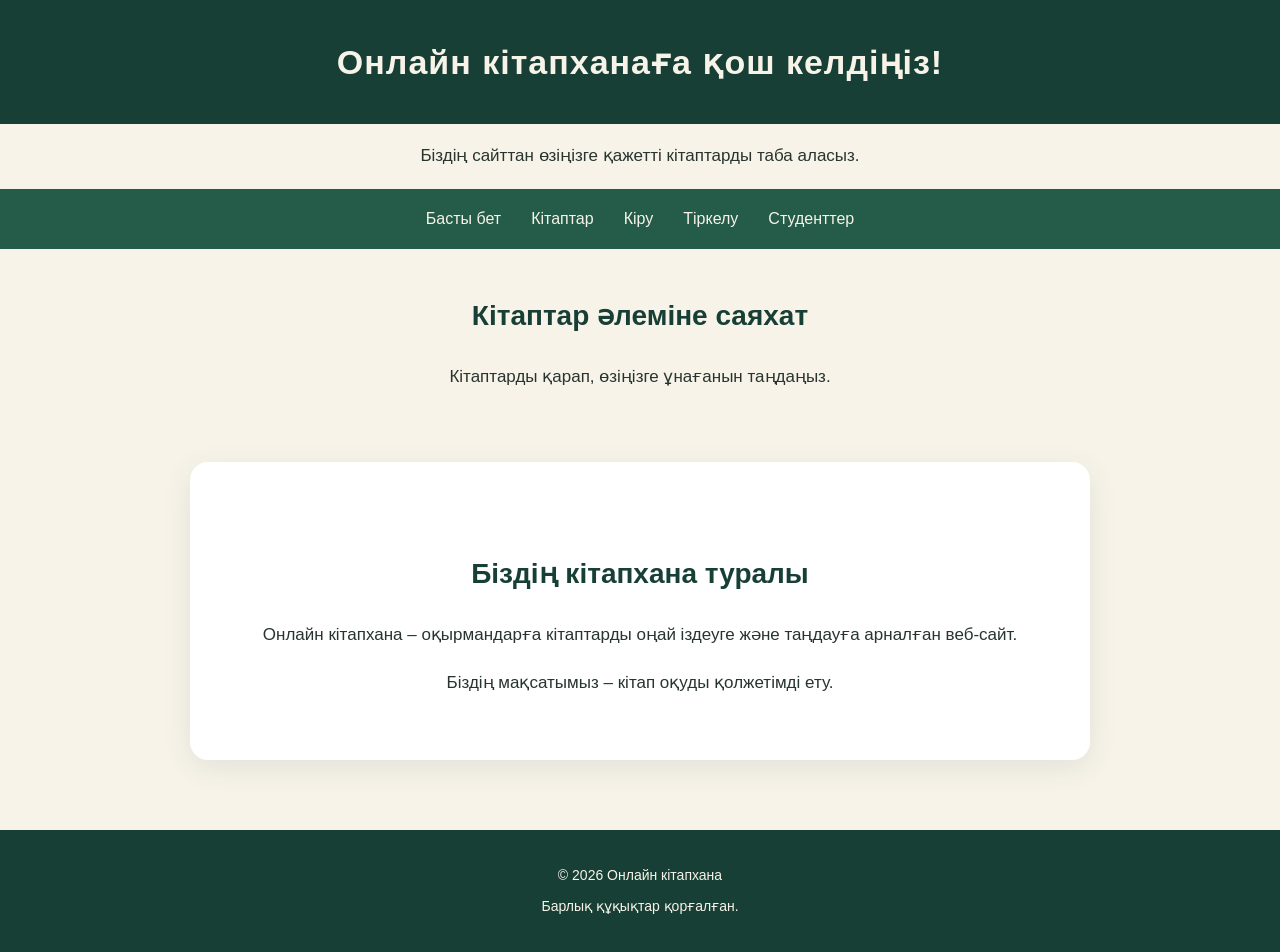
<file: index.html>
<!doctype html>
<html lang="kk">
	<head>
		<meta charset="UTF-8" />
		<meta name="viewport" content="width=device-width, initial-scale=1.0" />
		<title>Онлайн кітапхана</title>
		<link rel="stylesheet" href="css/style.css" />
	</head>
	<body>
		<h1>Онлайн кітапханаға қош келдіңіз!</h1>
		<p>Біздің сайттан өзіңізге қажетті кітаптарды таба аласыз.</p>

		<nav>
			<a href="index.html">Басты бет</a>
			<a href="books.html">Кітаптар</a>
			<a href="login.html">Кіру</a>
			<a href="register.html">Тіркелу</a>
			<a href="id_student.html">Студенттер</a>
		</nav>

		<h2>Кітаптар әлеміне саяхат</h2>
		<p>Кітаптарды қарап, өзіңізге ұнағанын таңдаңыз.</p>
		<section class="about">
			<h2>Біздің кітапхана туралы</h2>
			<p>
				Онлайн кітапхана – оқырмандарға кітаптарды оңай іздеуге және таңдауға
				арналған веб-сайт.
			</p>
			<p>Біздің мақсатымыз – кітап оқуды қолжетімді ету.</p>
		</section>

		<footer>
			<p>© 2026 Онлайн кітапхана</p>
			<p>Барлық құқықтар қорғалған.</p>
		</footer>
	</body>
</html>
</file>
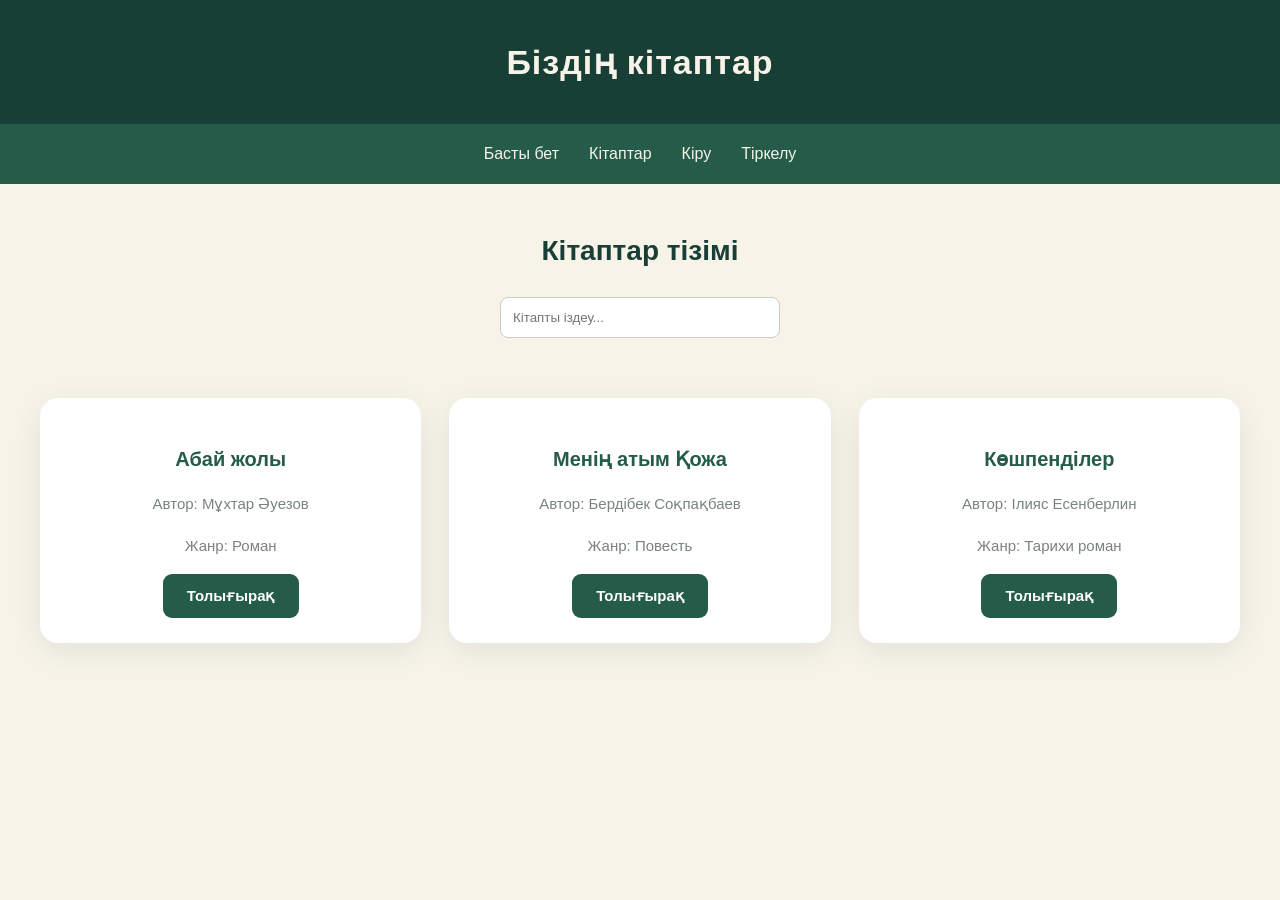
<file: books.html>
<!doctype html>
<html lang="kk">
	<head>
		<meta charset="UTF-8" />
		<meta name="viewport" content="width=device-width, initial-scale=1.0" />
		<title>Кітаптар | Онлайн кітапхана</title>
		<link rel="stylesheet" href="css/style.css" />
	</head>
	<script src="js/script.js"></script>
	<body>
		<h1>Біздің кітаптар</h1>

		<nav>
			<a href="index.html">Басты бет</a>
			<a href="books.html">Кітаптар</a>
			<a href="login.html">Кіру</a>
			<a href="register.html">Тіркелу</a>
		</nav>

		<h2>Кітаптар тізімі</h2>

		<input
			type="text"
			id="searchInput"
			placeholder="Кітапты іздеу..."
			style="
				padding: 12px;
				width: 280px;
				max-width: 85%;
				border-radius: 8px;
				border: 1px solid #ccc;
			"
		/>

		<div class="books">
			<div class="book">
				<h3>Абай жолы</h3>
				<p>Автор: Мұхтар Әуезов</p>
				<p>Жанр: Роман</p>
				<button type="button">Толығырақ</button>
			</div>

			<div class="book">
				<h3>Менің атым Қожа</h3>
				<p>Автор: Бердібек Соқпақбаев</p>
				<p>Жанр: Повесть</p>
				<button type="button">Толығырақ</button>
			</div>

			<div class="book">
				<h3>Көшпенділер</h3>
				<p>Автор: Ілияс Есенберлин</p>
				<p>Жанр: Тарихи роман</p>
				<button type="button">Толығырақ</button>
			</div>
		</div>
	</body>
</html>
</file>
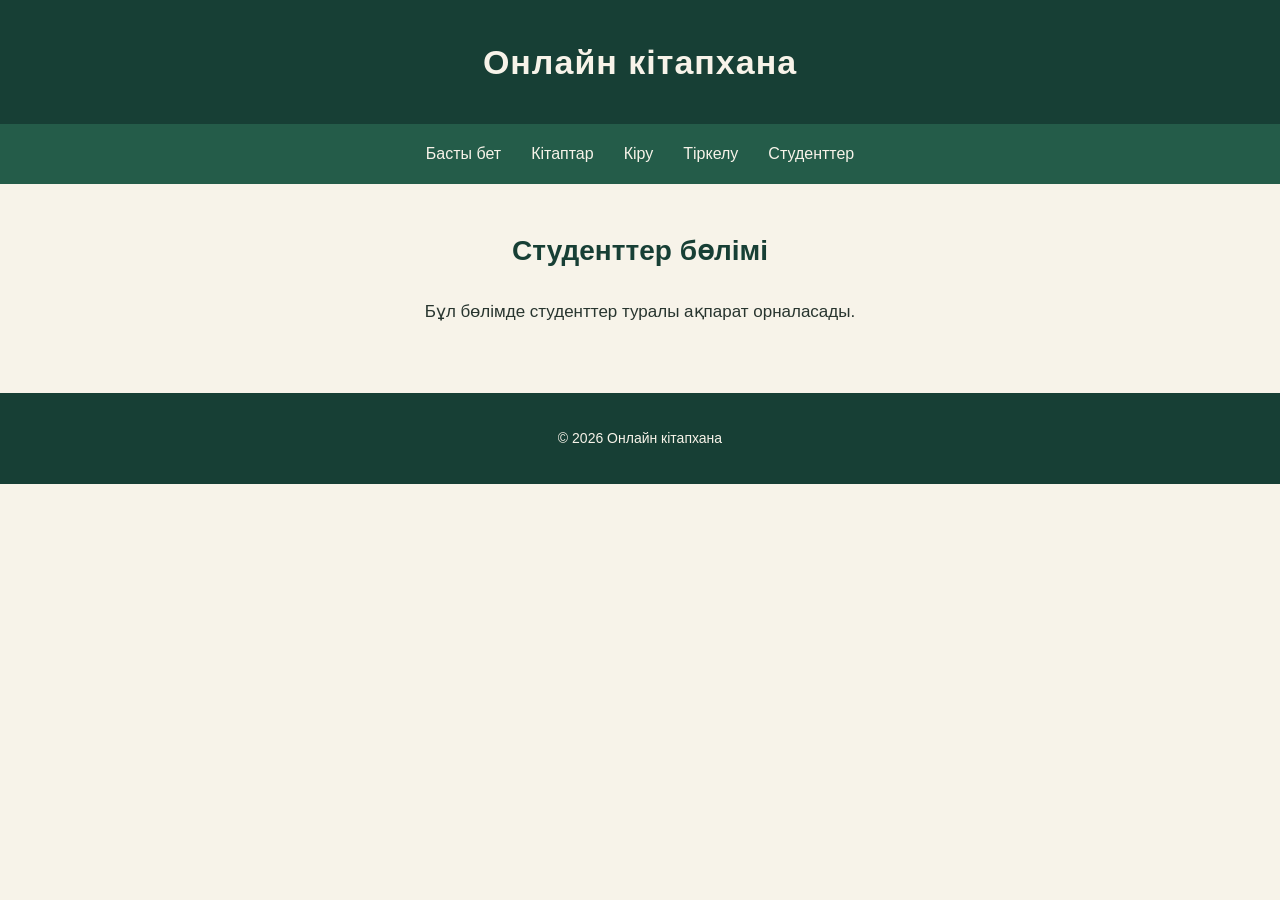
<file: id_student.html>
<!doctype html>
<html lang="kk">
	<head>
		<meta charset="UTF-8" />
		<meta name="viewport" content="width=device-width, initial-scale=1.0" />
		<title>Студенттер бөлімі</title>
		<link rel="stylesheet" href="css/style.css" />
	</head>
	<body>
		<header>
			<h1>Онлайн кітапхана</h1>

			<nav>
				<a href="index.html">Басты бет</a>
				<a href="books.html">Кітаптар</a>
				<a href="login.html">Кіру</a>
				<a href="register.html">Тіркелу</a>
				<a href="id_student.html">Студенттер</a>
			</nav>
		</header>

		<main>
			<section>
				<h2>Студенттер бөлімі</h2>
				<p>Бұл бөлімде студенттер туралы ақпарат орналасады.</p>
			</section>
		</main>

		<footer>
			<p>© 2026 Онлайн кітапхана</p>
		</footer>
	</body>
</html>
</file>
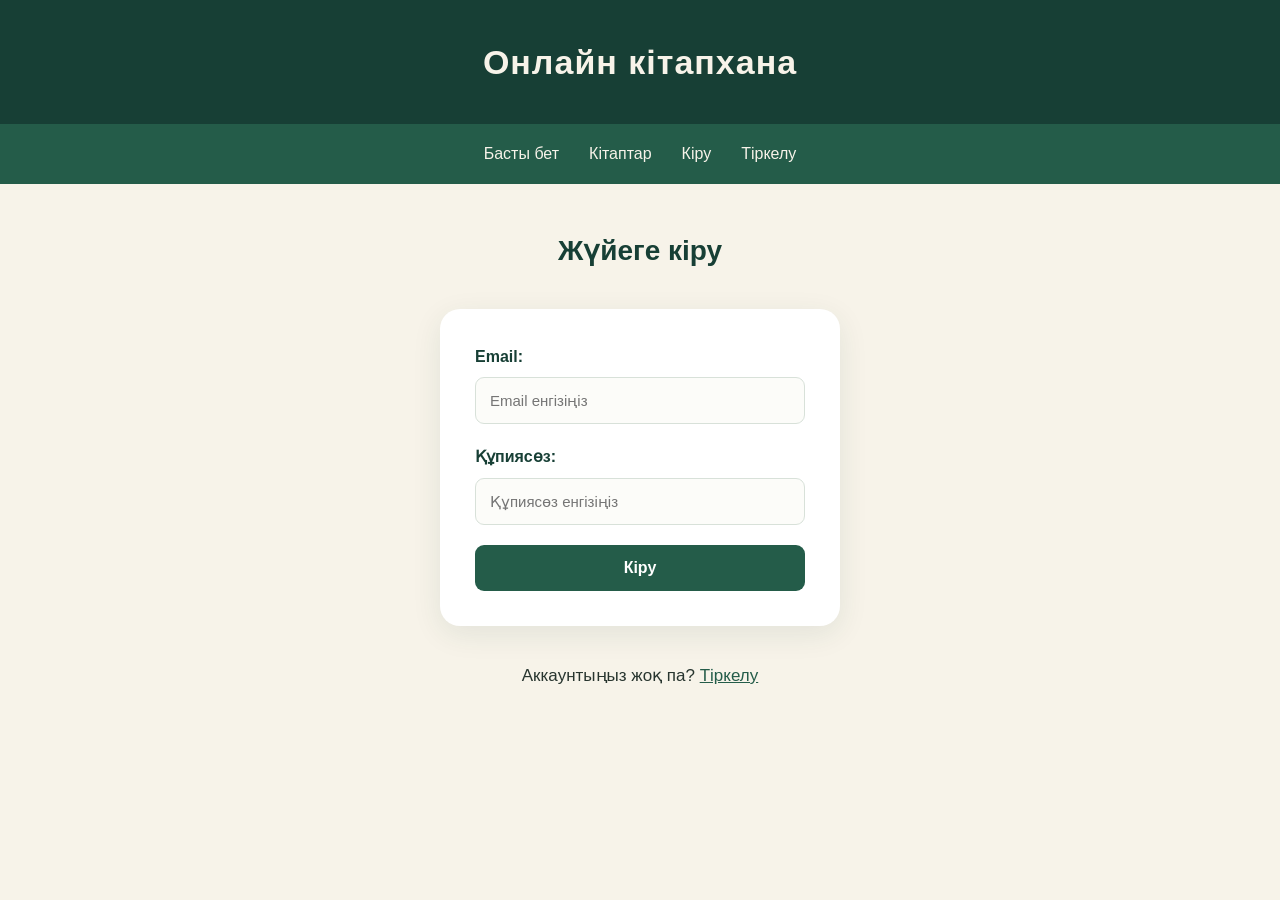
<file: login.html>
<!doctype html>
<html lang="kk">
	<head>
		<meta charset="UTF-8" />
		<meta name="viewport" content="width=device-width, initial-scale=1.0" />
		<title>Кіру | Онлайн кітапхана</title>
		<link rel="stylesheet" href="css/style.css" />
	</head>
	<body>
		<h1>Онлайн кітапхана</h1>

		<nav>
			<a href="index.html">Басты бет</a>
			<a href="books.html">Кітаптар</a>
			<a href="login.html">Кіру</a>
			<a href="register.html">Тіркелу</a>
		</nav>

		<h2>Жүйеге кіру</h2>

		<form class="auth-form" id="loginForm">
			<label for="email">Email:</label>
			<input
				type="email"
				id="email"
				name="email"
				placeholder="Email енгізіңіз"
				required
			/>

			<label for="password">Құпиясөз:</label>
			<input
				type="password"
				id="password"
				name="password"
				placeholder="Құпиясөз енгізіңіз"
				required
			/>

			<button type="submit">Кіру</button>
		</form>

		<p>
			Аккаунтыңыз жоқ па?
			<a href="register.html">Тіркелу</a>
		</p>

		<script>
			document
				.getElementById('loginForm')
				.addEventListener('submit', function (event) {
					event.preventDefault()
					alert('Бұл әзірге демо-нұсқа. Кіру жүйесі кейін қосылады.')
				})
		</script>
	</body>
</html>
</file>
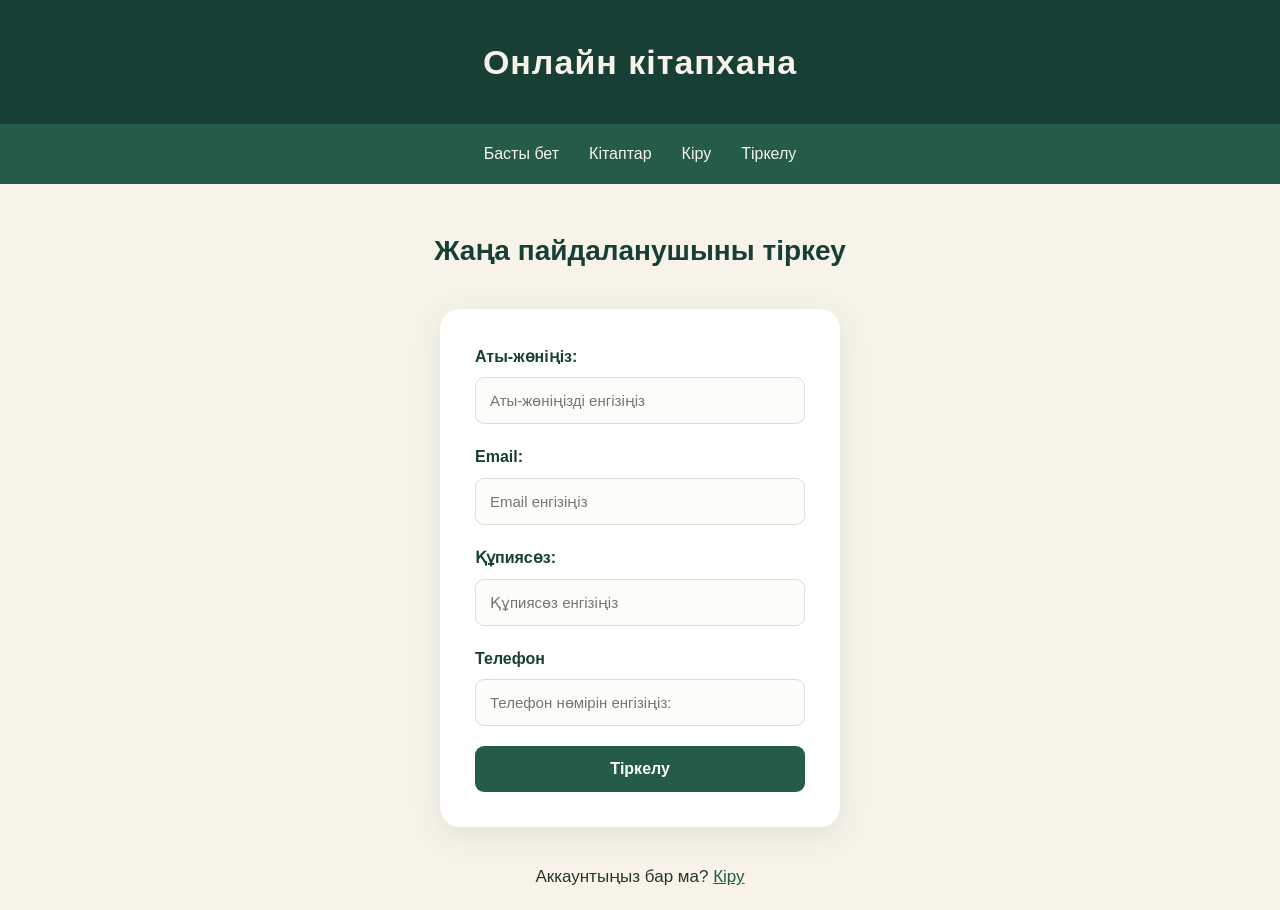
<file: register.html>
<!doctype html>
<html lang="kk">
	<head>
		<meta charset="UTF-8" />
		<meta name="viewport" content="width=device-width, initial-scale=1.0" />
		<title>Тіркелу | Онлайн кітапхана</title>
		<link rel="stylesheet" href="css/style.css" />
	</head>
	<body>
		<h1>Онлайн кітапхана</h1>

		<nav>
			<a href="index.html">Басты бет</a>
			<a href="books.html">Кітаптар</a>
			<a href="login.html">Кіру</a>
			<a href="register.html">Тіркелу</a>
		</nav>

		<h2>Жаңа пайдаланушыны тіркеу</h2>

		<form class="auth-form" id="registerForm">
			<label for="name">Аты-жөніңіз:</label>
			<input
				type="text"
				id="name"
				name="name"
				placeholder="Аты-жөніңізді енгізіңіз"
				required
			/>

			<label for="email">Email:</label>
			<input
				type="email"
				id="email"
				name="email"
				placeholder="Email енгізіңіз"
				required
			/>

			<label for="password">Құпиясөз:</label>
			<input
				type="password"
				id="password"
				name="password"
				placeholder="Құпиясөз енгізіңіз"
				minlength="8"
				required
			/>

			<label for="phone">Телефон</label>
			<input
				type="phone"
				id="phone"
				name="phone"
				placeholder="Телефон нөмірін енгізіңіз:"
				minlength="11"
				required
			/>

			<button type="submit">Тіркелу</button>
		</form>

		<p>
			Аккаунтыңыз бар ма?
			<a href="login.html">Кіру</a>
		</p>

		<script>
			document
				.getElementById('registerForm')
				.addEventListener('submit', function (event) {
					event.preventDefault()
					alert('Форма тексерілді! Бұл әзірге демо-нұсқа.')
				})
		</script>
	</body>
</html>
</file>
<file: css/style.css>
/* =================================
   ONLINE LIBRARY - GREEN EDITION
================================= */

:root {
	--green-dark: #173f35;
	--green: #245c49;
	--green-light: #e5eee7;
	--cream: #f7f3e9;
	--white: #ffffff;
	--gold: #c6a66b;
	--text: #28352f;
	--muted: #78847c;
	--shadow: 0 8px 30px rgba(23, 63, 53, 0.09);
}

* {
	box-sizing: border-box;
}

html {
	scroll-behavior: smooth;
}

body {
	margin: 0;
	font-family: 'Segoe UI', Arial, sans-serif;
	background: var(--cream);
	color: var(--text);
	text-align: center;
	line-height: 1.6;
}

/* HEADER */

header {
	background: var(--green-dark);
}

h1 {
	background: var(--green-dark);
	color: var(--cream);
	padding: 35px 20px;
	margin: 0;
	font-size: 34px;
	letter-spacing: 1px;
	font-weight: 600;
}

/* NAVIGATION */

nav {
	background: var(--green);
	padding: 17px 20px;
	display: flex;
	justify-content: center;
	align-items: center;
	flex-wrap: wrap;
	gap: 12px 30px;
}

nav a {
	color: var(--cream);
	text-decoration: none;
	font-size: 16px;
	font-weight: 500;
	margin: 0;
	transition: 0.3s;
}

nav a:hover {
	color: var(--gold);
}

/* HEADINGS */

h2 {
	color: var(--green-dark);
	margin-top: 45px;
	font-size: 28px;
}

h3 {
	color: var(--green);
}

p {
	font-size: 17px;
	line-height: 1.8;
}

/* ABOUT SECTION */

.about {
	max-width: 1000px;
	margin: 50px auto;
	padding: 35px;
	background: var(--white);
	border-radius: 18px;
	box-shadow: var(--shadow);
}

/* BOOK COLLECTION */

.books {
	display: grid;
	grid-template-columns: repeat(auto-fit, minmax(230px, 1fr));
	gap: 28px;
	max-width: 1250px;
	margin: 35px auto;
	padding: 25px;
}

.book {
	background: var(--white);
	padding: 25px;
	border-radius: 18px;
	box-shadow: var(--shadow);
	transition:
		transform 0.3s,
		box-shadow 0.3s;
	overflow: hidden;
}

.book:hover {
	transform: translateY(-7px);
	box-shadow: 0 14px 35px rgba(23, 63, 53, 0.15);
}

.book h3 {
	font-size: 20px;
	margin-bottom: 12px;
}

.book p {
	color: var(--muted);
	font-size: 15px;
}

/* BUTTONS */

button,
.book button {
	background: var(--green);
	color: var(--white);
	border: none;
	padding: 13px 24px;
	border-radius: 9px;
	font-size: 15px;
	font-weight: 600;
	cursor: pointer;
	transition: 0.3s;
}

button:hover,
.book button:hover {
	background: var(--green-dark);
	transform: translateY(-2px);
}

/* LOGIN AND REGISTER */

.auth-form {
	background: var(--white);
	width: 400px;
	max-width: 92%;
	margin: 35px auto;
	padding: 35px;
	border-radius: 20px;
	box-shadow: var(--shadow);
	text-align: left;
}

.auth-form label {
	display: block;
	margin-bottom: 8px;
	font-weight: 600;
	color: var(--green-dark);
}

.auth-form input {
	width: 100%;
	padding: 14px;
	margin-bottom: 20px;
	border: 1px solid #d8e1d9;
	border-radius: 9px;
	background: #fcfcf9;
	font-size: 15px;
	outline: none;
	transition: 0.3s;
}

.auth-form input:focus {
	border-color: var(--green);
	box-shadow: 0 0 0 3px rgba(36, 92, 73, 0.1);
}

.auth-form button {
	width: 100%;
	padding: 14px;
	font-size: 16px;
}

/* GENERAL INPUTS */

input,
select,
textarea {
	font-family: inherit;
}

/* TABLES */

table {
	width: 90%;
	max-width: 1100px;
	margin: 35px auto;
	border-collapse: collapse;
	background: var(--white);
	border-radius: 12px;
	overflow: hidden;
	box-shadow: var(--shadow);
}

th {
	background: var(--green-dark);
	color: var(--white);
	padding: 16px;
}

td {
	padding: 14px;
	border-bottom: 1px solid #e8eee8;
}

tr:hover td {
	background: var(--green-light);
}

/* LINKS */

a {
	transition: 0.3s;
}

body > p a {
	color: var(--green);
}

/* FOOTER */

footer {
	background: var(--green-dark);
	color: var(--cream);
	text-align: center;
	padding: 28px 20px;
	margin-top: 65px;
}

footer p {
	font-size: 14px;
	margin: 5px;
}

/* RESPONSIVE DESIGN */

@media (max-width: 600px) {
	h1 {
		font-size: 25px;
		padding: 25px 12px;
	}

	h2 {
		font-size: 23px;
	}

	nav {
		gap: 12px;
		padding: 15px 8px;
	}

	nav a {
		font-size: 14px;
	}

	.books {
		grid-template-columns: 1fr;
		padding: 18px;
	}

	.book {
		width: 100%;
	}

	.auth-form {
		width: 92%;
		padding: 25px;
	}

	table {
		width: 100%;
		font-size: 13px;
	}

	th,
	td {
		padding: 9px;
	}
}

/* ===== HOME PAGE DESIGN ===== */

.hero {
	display: grid;
	grid-template-columns: 1fr 1fr;
	align-items: center;
	gap: 40px;
	max-width: 1250px;
	margin: 55px auto;
	padding: 35px;
	text-align: left;
}

.hero-content {
	padding: 20px;
}

.hero-label,
.section-heading span,
.about > span {
	color: #a9854d;
	letter-spacing: 3px;
	font-size: 13px;
	font-weight: bold;
}

.hero-content h2 {
	color: #173f35;
	font-size: 48px;
	line-height: 1.2;
	margin: 20px 0;
}

.hero-content p {
	color: #66746b;
	max-width: 480px;
}

.hero-image img {
	width: 100%;
	height: 400px;
	object-fit: cover;
	border-radius: 20px;
	box-shadow: 0 15px 40px rgba(23, 63, 53, 0.15);
}

.hero-button,
.all-books {
	display: inline-block;
	background: #245c49;
	color: white;
	text-decoration: none;
	padding: 14px 27px;
	border-radius: 9px;
	margin-top: 15px;
	transition: 0.3s;
}

.hero-button:hover,
.all-books:hover {
	background: #173f35;
	color: #fff;
}

/* FEATURES */

.features {
	display: grid;
	grid-template-columns: repeat(3, 1fr);
	gap: 25px;
	max-width: 1150px;
	margin: 60px auto;
	padding: 20px;
}

.feature {
	background: white;
	padding: 30px 20px;
	border-radius: 16px;
	box-shadow: 0 5px 20px rgba(23, 63, 53, 0.07);
}

.feature span {
	font-size: 35px;
}

.feature h3 {
	color: #173f35;
}

.feature p {
	color: #78847c;
	font-size: 15px;
}

/* POPULAR BOOKS */

.popular {
	background: #e9eee6;
	padding: 65px 20px;
}

.section-heading {
	margin-bottom: 35px;
}

.section-heading h2 {
	margin-top: 12px;
}

.popular-books {
	display: grid;
	grid-template-columns: repeat(3, 1fr);
	gap: 28px;
	max-width: 1050px;
	margin: auto;
}

.popular-card {
	background: white;
	padding: 15px;
	border-radius: 16px;
	text-align: left;
	transition: 0.3s;
}

.popular-card:hover {
	transform: translateY(-7px);
}

.popular-card img {
	width: 100%;
	height: 260px;
	object-fit: cover;
	border-radius: 10px;
}

.popular-card h3 {
	margin: 15px 5px 5px;
}

.popular-card p {
	margin: 5px;
	color: #78847c;
	font-size: 14px;
}

.about {
	max-width: 900px;
	margin: 70px auto;
	padding: 45px 30px;
	text-align: center;
}

/* MOBILE */

@media (max-width: 700px) {
	.hero {
		grid-template-columns: 1fr;
		margin: 20px auto;
		padding: 15px;
	}

	.hero-content h2 {
		font-size: 34px;
	}

	.hero-image img {
		height: 260px;
	}

	.features {
		grid-template-columns: 1fr;
	}

	.popular-books {
		grid-template-columns: 1fr;
	}
}

/* ===== BOOK CATALOG DESIGN ===== */

.catalog-page {
	min-height: 600px;
}

.catalog-hero {
	background: #e9eee6;
	padding: 65px 20px 55px;
	text-align: center;
}

.catalog-hero h2 {
	font-size: 38px;
	margin: 15px 0;
}

.catalog-hero > p {
	color: #78847c;
}

.book-search {
	display: flex;
	justify-content: center;
	gap: 10px;
	max-width: 650px;
	margin: 30px auto 0;
}

.book-search input {
	flex: 1;
	min-width: 0;
	padding: 16px 20px;
	border: 1px solid #d8e1d9;
	border-radius: 10px;
	font-size: 15px;
	outline: none;
}

.book-search input:focus {
	border-color: #245c49;
}

.book-search button {
	padding: 14px 25px;
}

.catalog-content {
	max-width: 1250px;
	margin: 55px auto;
	padding: 0 25px;
}

.catalog-heading {
	display: flex;
	justify-content: space-between;
	align-items: end;
	margin-bottom: 30px;
	text-align: left;
}

.catalog-heading span {
	color: #a9854d;
	font-size: 12px;
	letter-spacing: 3px;
	font-weight: bold;
}

.catalog-heading h2 {
	margin: 5px 0;
	font-size: 30px;
}

.catalog-heading > p {
	color: #78847c;
	font-size: 14px;
}

.catalog-grid {
	display: grid;
	grid-template-columns: repeat(3, minmax(0, 1fr));
	gap: 28px;
	padding: 0;
}

.catalog-card {
	padding: 0;
	overflow: hidden;
	border-radius: 17px;
	text-align: left;
}

.book-image {
	position: relative;
	height: 300px;
	overflow: hidden;
	background: #e9eee6;
}

.book-image img {
	width: 100%;
	height: 100%;
	object-fit: cover;
	transition: transform 0.4s;
}

.catalog-card:hover .book-image img {
	transform: scale(1.05);
}

.book-genre {
	position: absolute;
	left: 15px;
	top: 15px;
	background: #f7f3e9;
	color: #245c49;
	padding: 7px 13px;
	border-radius: 20px;
	font-size: 12px;
}

.book-info {
	padding: 20px;
}

.book-info h3 {
	font-size: 20px;
	margin: 0 0 10px;
}

.book-author {
	color: #78847c;
	font-size: 14px;
}

.book-bottom {
	display: flex;
	justify-content: space-between;
	align-items: center;
	gap: 10px;
	margin-top: 20px;
	padding-top: 15px;
	border-top: 1px solid #edf0eb;
}

.book-bottom span {
	color: #a9854d;
	font-size: 10px;
	letter-spacing: 1px;
}

.book-bottom button {
	padding: 10px 15px;
	font-size: 13px;
}

.empty-books {
	grid-column: 1 / -1;
	text-align: center;
	background: white;
	padding: 50px 20px;
	border-radius: 16px;
}

.empty-books span {
	font-size: 45px;
}

.empty-books a {
	color: #245c49;
	font-weight: bold;
}

@media (max-width: 800px) {
	.catalog-grid {
		grid-template-columns: repeat(2, minmax(0, 1fr));
	}
}

@media (max-width: 550px) {
	.catalog-hero h2 {
		font-size: 29px;
	}

	.book-search {
		flex-direction: column;
	}

	.book-search button {
		width: 100%;
	}

	.catalog-grid {
		grid-template-columns: 1fr;
	}

	.catalog-heading {
		align-items: start;
		flex-direction: column;
	}

	.book-image {
		height: 280px;
	}
}

/* ===== STUDENTS PAGE ===== */

.students-page {
	min-height: 600px;
}

.students-hero {
	background: linear-gradient(135deg, #e5eee5, #f4f1e7);
	padding: 75px 20px;
	text-align: center;
}

.student-label {
	color: #a9854d;
	font-size: 12px;
	font-weight: bold;
	letter-spacing: 3px;
}

.students-hero h2 {
	font-size: 36px;
	margin: 18px 0;
	color: #194638;
}

.students-hero p {
	max-width: 650px;
	margin: 0 auto;
	color: #68786f;
}

.student-search {
	display: flex;
	max-width: 600px;
	margin: 30px auto 0;
	gap: 10px;
}

.student-search input {
	flex: 1;
	min-width: 0;
	padding: 15px 20px;
	border: 1px solid #d6dfd5;
	border-radius: 10px;
	font-size: 15px;
}

.student-search button {
	padding: 12px 25px;
}

.student-content {
	max-width: 1200px;
	margin: 55px auto;
	padding: 0 25px;
}

.student-heading {
	display: flex;
	justify-content: space-between;
	align-items: center;
	margin-bottom: 30px;
}

.student-heading > div:first-child > span {
	color: #a9854d;
	font-size: 12px;
	letter-spacing: 2px;
	font-weight: bold;
}

.student-heading h2 {
	margin: 8px 0;
	color: #194638;
}

.student-count {
	display: flex;
	flex-direction: column;
	align-items: center;
	background: white;
	padding: 15px 25px;
	border-radius: 14px;
	box-shadow: 0 5px 20px rgba(0, 0, 0, 0.05);
}

.student-count strong {
	font-size: 30px;
	color: #245c49;
}

.student-count span {
	font-size: 12px;
	color: #78847c;
}

.student-grid {
	display: grid;
	grid-template-columns: repeat(3, minmax(0, 1fr));
	gap: 25px;
}

.student-card {
	background: white;
	border-radius: 17px;
	padding: 25px;
	box-shadow: 0 8px 25px rgba(35, 75, 55, 0.07);
	transition:
		transform 0.3s,
		box-shadow 0.3s;
}

.student-card:hover {
	transform: translateY(-7px);
	box-shadow: 0 14px 30px rgba(35, 75, 55, 0.13);
}

.student-avatar {
	width: 65px;
	height: 65px;
	border-radius: 50%;
	background: #e4eee4;
	color: #245c49;
	display: flex;
	align-items: center;
	justify-content: center;
	font-size: 28px;
	font-weight: bold;
	margin-bottom: 20px;
}

.student-status {
	font-size: 10px;
	color: #a9854d;
	letter-spacing: 1px;
}

.student-info h3 {
	color: #194638;
	font-size: 20px;
	margin: 10px 0;
}

.student-info p {
	color: #78847c;
	font-size: 14px;
}

.student-card-bottom {
	display: flex;
	justify-content: space-between;
	border-top: 1px solid #edf0eb;
	padding-top: 17px;
	margin-top: 20px;
	color: #a9854d;
	font-size: 11px;
}

.student-empty {
	grid-column: 1 / -1;
	background: white;
	padding: 45px;
	text-align: center;
	border-radius: 15px;
}

.student-empty span {
	font-size: 45px;
}

.student-benefits {
	display: grid;
	grid-template-columns: repeat(3, 1fr);
	gap: 25px;
	padding: 45px max(25px, calc((100% - 1150px) / 2));
	background: #e9eee6;
}

.student-benefits > div {
	background: white;
	padding: 25px;
	border-radius: 15px;
}

.student-benefits > div > span {
	color: #a9854d;
	font-size: 25px;
	font-weight: bold;
}

.student-benefits h3 {
	color: #194638;
}

.student-benefits p {
	color: #78847c;
	font-size: 14px;
}

@media (max-width: 750px) {
	.student-grid {
		grid-template-columns: repeat(2, 1fr);
	}

	.student-benefits {
		grid-template-columns: 1fr;
	}
}

@media (max-width: 500px) {
	.student-grid {
		grid-template-columns: 1fr;
	}

	.students-hero h2 {
		font-size: 27px;
	}

	.student-search {
		flex-direction: column;
	}

	.student-heading {
		align-items: flex-start;
		gap: 15px;
		flex-direction: column;
	}
}
</file>
